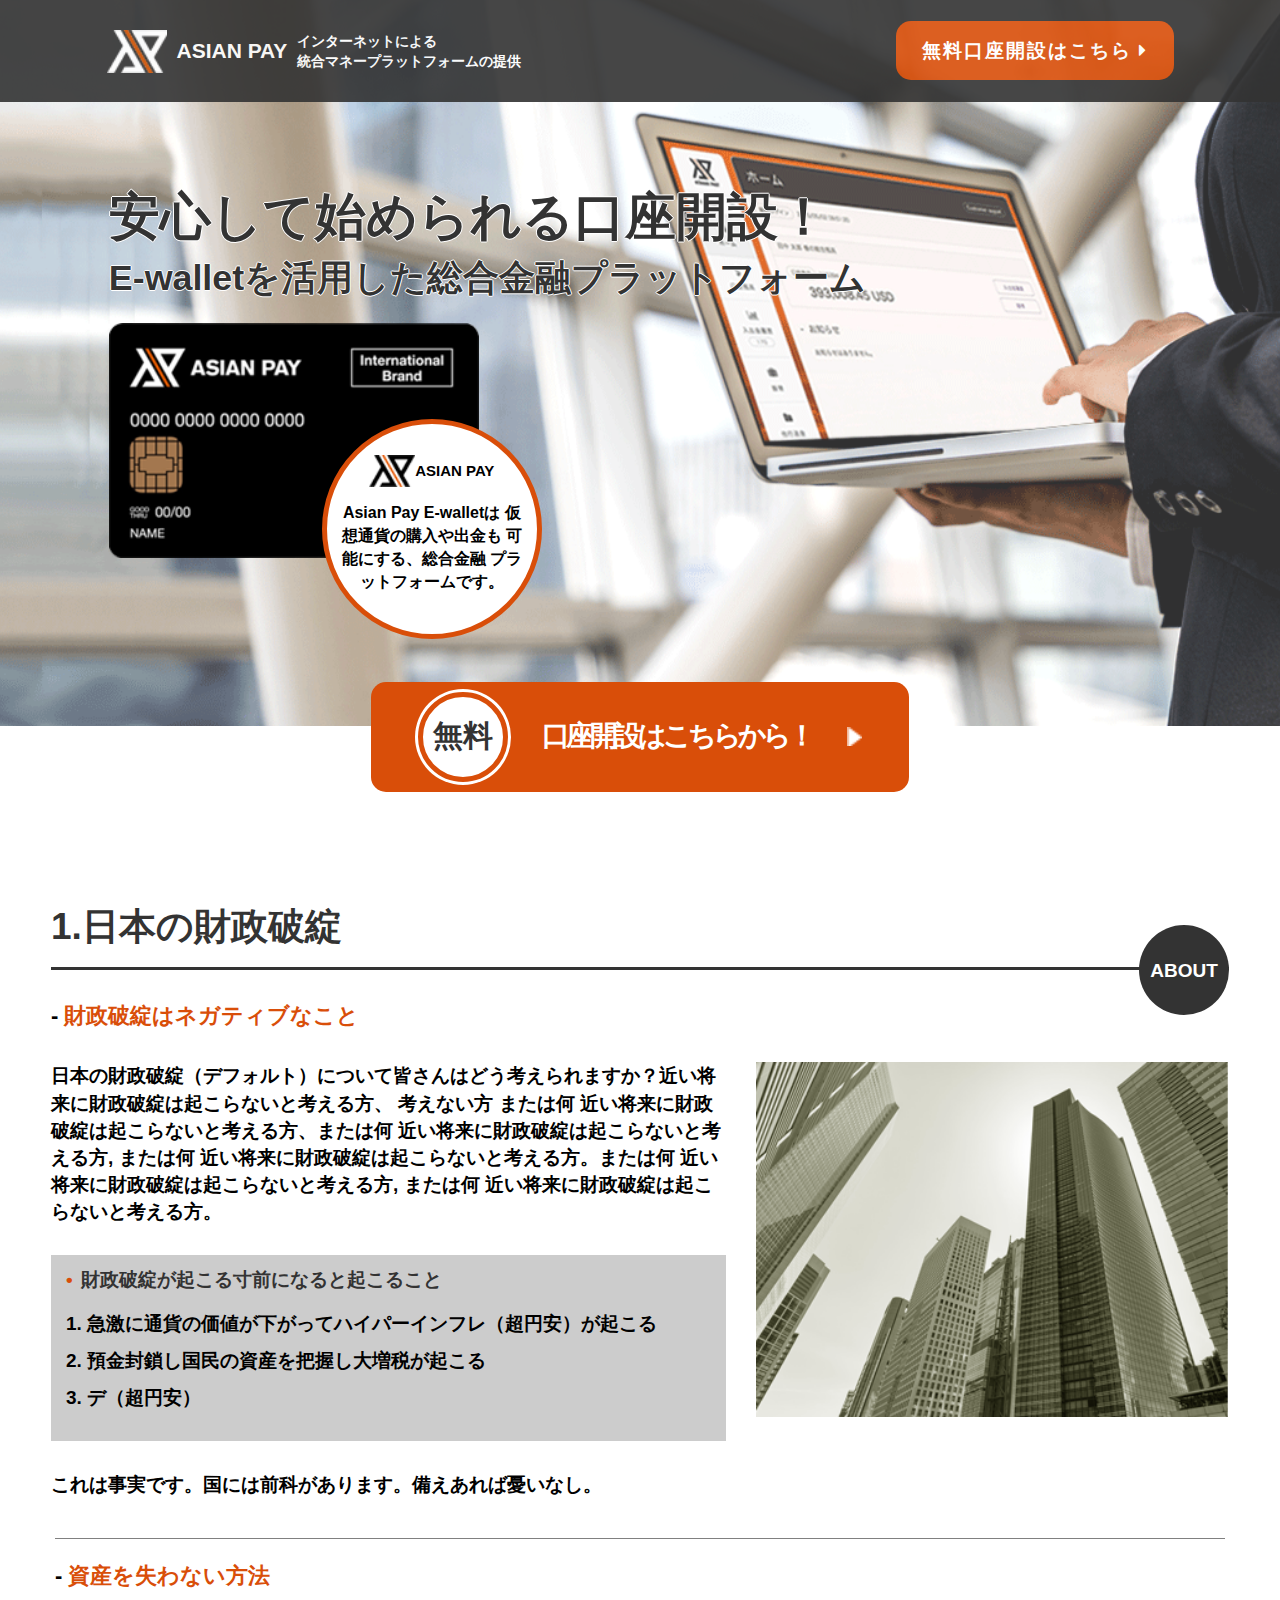
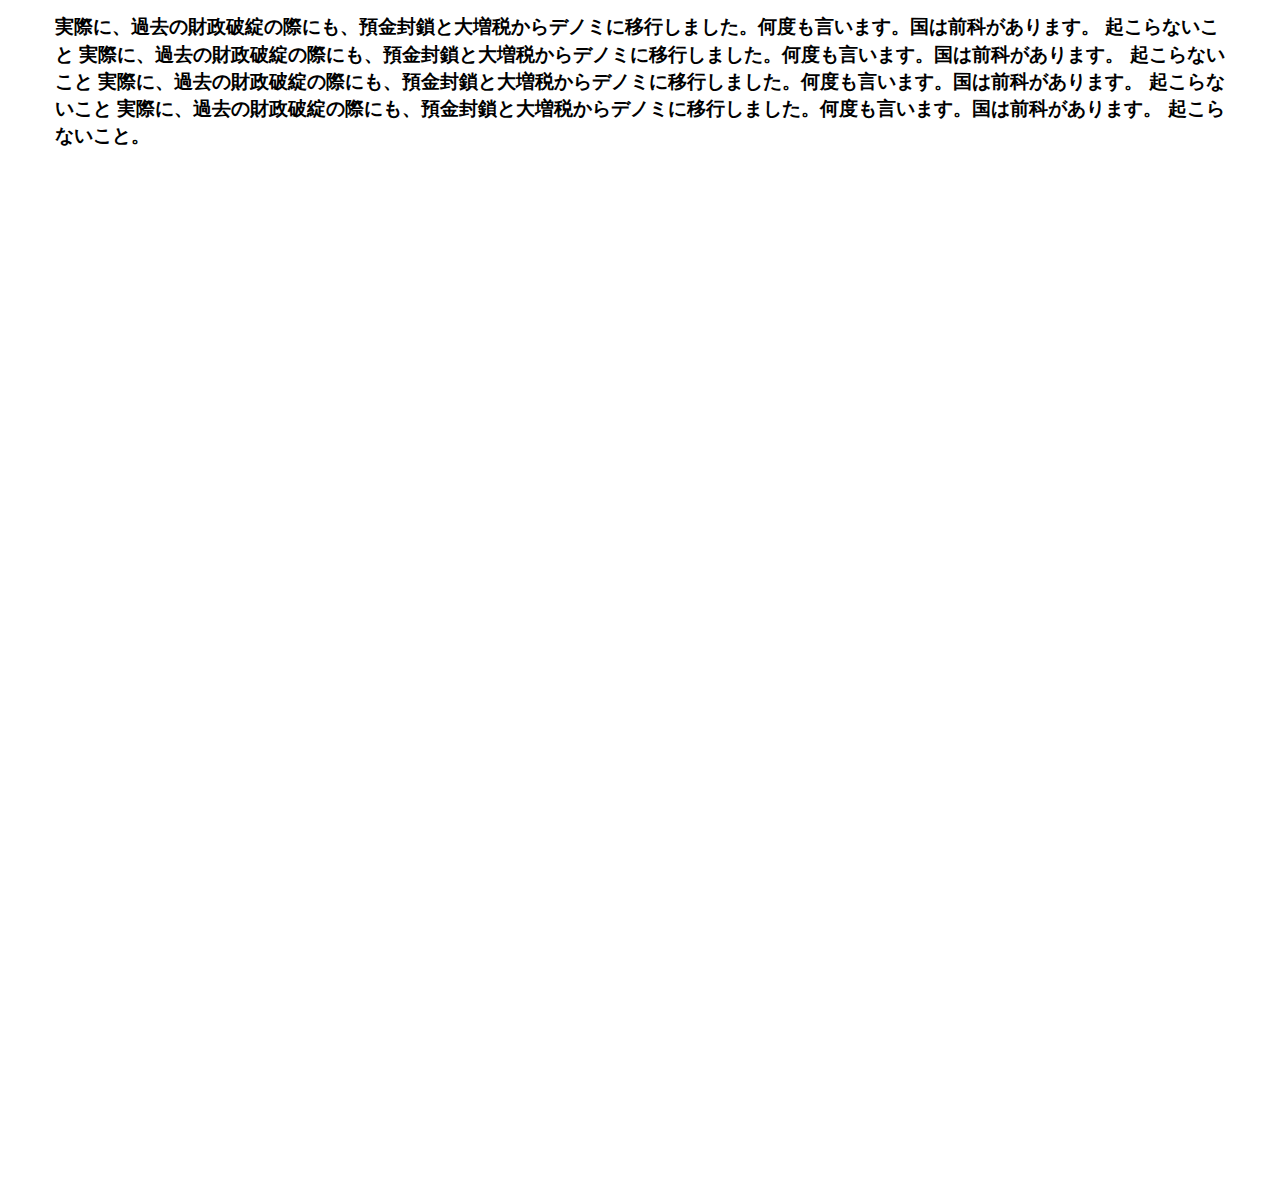
<file: Test/Index-header.html>
﻿<!DOCTYPE html>
<html>
<head>
    <meta charset="utf-8" />
    <title></title>

    <meta name="viewport" content="width=device-width, initial-scale=1, maximum-scale=1, user-scalable=no">

    <meta http-equiv="X-UA-Compatible" content="IE=Edge" />

    <!--[if IE]>
        <link rel="stylesheet" type="text/css" href="all-ie-only.css" />
    <![endif]-->
    <!--[if lt IE 9]>
        <link rel="stylesheet" type="text/css" href="ie8-and-down.css" />
    <![endif]-->


    <link href="Content/bootstrap.css" rel="stylesheet" />

    <link href="Content/bootstrap-theme.css" rel="stylesheet" />

    <link href="Content/font-awesome.css" rel="stylesheet" />

    <link href="style/Style_header.css" rel="stylesheet" />

    <link href="style/Style-responsive.css" rel="stylesheet" />

    <link href="style/common.css" rel="stylesheet" />

    <script src="Scripts/jquery-3.3.1.js"></script>

    <script src="Scripts/bootstrap.js"></script>

</head>

<body>
    <!--header-->
    <header>
        <div class="container-fluid sticky-bar">
            <div class="row bg-main">
                <div class="col-lg-6 col-md-6 col-sm-6 col-xs-12 logo">

                    <ul class="wrapper-logo">
                        <li class="box-1">
                            <a href="#"><img src="images/logo_03.png" /></a>
                        </li>
                        <li class="box-2">
                            <h1>
                                <a href="#">ASIAN PAY</a>
                            </h1>
                        </li>
                        <li class="box-3 hidden-sm hidden-xs">
                            <ul>
                                <li><a>インターネットによる</a></li>
                                <li><a>統合マネープラットフォームの提供</a></li>
                            </ul>
                        </li>
                    </ul>
                </div>

                <div class="col-lg-6 col-md-6 col-sm-6 hidden-xs call-to-action">

                    <!--case 1-->

                    <ul class="wrapper-cta bg-orange">
                        <li class="cta-text">
                            <a href="#">
                                無料口座開設はこちら

                                <!--case 1: Use font awesome-->

                                <i class="fa fa-caret-right"></i>

                                <!--case 2: Use image from folder-->
                                <!--<span href="#"><img src="images/caret_03.png" /></span>-->
                            </a>

                        </li>


                    </ul>

                </div>



            </div>
        </div>
        <div class="clearfix"></div>


        <div id="bg-down">
            <div class="bg-down-main">
                <div class="title">
                    <span>
                        安心して始められる口座開設！
                    </span>
                    <span>
                        E-walletを活用した総合金融プラットフォーム
                    </span>
                </div>
                <div class="wrapper-credit-card">
                    <div class="static-overplay">
                        <img class="credit-card img-responsive" src=" images/Card_03.png" />
                        <div class="overplay">
                            <div class="tat-ca">
                                <div class="circle-multiline">
                                    <div class="logo-and-name">
                                        <img src="images/Logo-bg_03.png" />
                                        <span>ASIAN PAY</span>
                                    </div>
                                    <p class="text-multiline">
                                        Asian Pay E-walletは
                                        仮想通貨の購入や出金も
                                        可能にする、総合金融
                                        プラットフォームです。
                                    </p>

                                </div>
                            </div>
                        </div>
                    </div>
                </div>
            </div>
        </div>

        <!--<div class="abc">
            <div class="center">
                <div class="wrapper-cta-2">

                    <div class="circle-border">
                        <a href="#">
                            <div class="circle-cta-2">
                                無料
                            </div>
                        </a>
                    </div>

                    <div class="cta-2">
                        <p>
                            <a href="#">
                                口座開設はこちらから！
                            </a>
                        </p>
                    </div>

                    <div class="caret-cta-2">
                        <a>
                            <img src="images/caret_03.png" />
                        </a>
                    </div>

                </div>
            </div>
        </div>-->
        <!--lần 2-->
        <div class="clearfix"></div>


        <div class="wraper-center">
            <div class="center">
                <div class="wrapper-cta-2">

                    <div class="circle-border">
                        <a href="#">
                            <div class="circle-cta-2">
                                無料
                            </div>
                        </a>
                    </div>



                    <div class="cta-2">
                        <span>
                            <a href="#">
                                口座開設はこちらから！
                            </a>
                        </span>
                    </div>
                    <div class="caret-cta-2">
                        <a>
                            <img src="images/caret_03.png" />
                        </a>
                    </div>

                </div>

            </div>
        </div>



    </header>
    <!--endHeader-->
    <!-- Main -->
    <main>
        <div class="container">
            <div class="row align-article">
                <div class="separator">
                    <div class="post-title">
                        <h2>
                            1.日本の財政破綻
                        </h2>
                    </div>

                    <div class="separator-circle-about">
                        <span class="separator-line">

                        </span>

                        <span class="circle-about">
                            ABOUT
                        </span>

                    </div>
                </div>


                <div class="article-sub">
                    <div class="post-heading">
                        <h3>
                            - 財政破綻はネガティブなこと
                        </h3>
                    </div>


                    <div id="left-content" class="col-lg-7 col-md-7">

                        <p class="content-1">
                            日本の財政破綻（デフォルト）について皆さんはどう考えられますか？近い将来に財政破綻は起こらないと考える方、
                            考えない方 または何 近い将来に財政破綻は起こらないと考える方、または何 近い将来に財政破綻は起こらないと考える方,
                            または何 近い将来に財政破綻は起こらないと考える方。または何 近い将来に財政破綻は起こらないと考える方,
                            または何 近い将来に財政破綻は起こらないと考える方。
                        </p>

                        <div class="black-content">
                            <h4 class="title-circle">
                                財政破綻が起こる寸前になると起こること
                            </h4>
                            <p class="content-2">
                                1. 急激に通貨の価値が下がってハイパーインフレ（超円安）が起こる
                                2. 預金封鎖し国民の資産を把握し大増税が起こる
                                3. デ（超円安）
                            </p>
                        </div>

                        <p>これは事実です。国には前科があります。備えあれば憂いなし。</p>

                    </div>


                    <div id="right-content" class="col-lg-5 col-md-5">
                        <div class="image-description wrapper">
                            <a href="#"><img class="img-responsive center-block" src="images/Building.png" /></a>
                        </div>

                    </div>

                </div>

            </div>


            <div class="row article-main-2">
                <div class="separator-2">
                    <div class="post-heading-2">
                        <h3>
                            - 資産を失わない方法
                        </h3>
                    </div>
                    <div>
                        <p>
                            実際に、過去の財政破綻の際にも、預金封鎖と大増税からデノミに移行しました。何度も言います。国は前科があります。 起こらないこと
                            実際に、過去の財政破綻の際にも、預金封鎖と大増税からデノミに移行しました。何度も言います。国は前科があります。 起こらないこと
                            実際に、過去の財政破綻の際にも、預金封鎖と大増税からデノミに移行しました。何度も言います。国は前科があります。 起こらないこと
                            実際に、過去の財政破綻の際にも、預金封鎖と大増税からデノミに移行しました。何度も言います。国は前科があります。 起こらないこと。
                        </p>
                    </div>
                </div>
            </div>
        </div>
    </main>
    <!--endMain -->

</body>
</html>
</file>
<file: Test/style/Style_header.css>
﻿/*#region Phần Header */

header {
    background-image: url('../images/Image-BG_01.png');
    height: 100%;
    background-position: center;
    background-repeat: no-repeat;
    background-size: cover;
    -webkit-background-size: cover;
    -moz-background-size: cover;
    -o-background-size: cover;
    padding-bottom: 58px;

}

.sticky-bar {
/*position:fixed;
top:0;
display:block;
z-index:999;*/
}

    header .bg-main {
        background-color: #333333;
        height: 102px;
        opacity: 0.9;


    }

/*lần 2*/

/*header .bg-main {
        background-image: url('../images/Image-BG_01.png');
        height: 100%;
        background-position: center;
        background-repeat: no-repeat;
        background-size: cover;
        -webkit-background-size: cover;
        -moz-background-size: cover;
        -o-background-size: cover;
    }

    header #bg-up {
        background-color: #333333;
        height: 102px;
        opacity: 0.9;
    }*/
/*hết hình nền*/

/*Bắt đầu xử lý phần bên trái*/

.wrapper-logo {
    display: flex;
    align-items: center;
    margin-left: 15%; /*push wrapper-logo*/
    line-height: 102px;
}

    .wrapper-logo > li {
        /*float: left;*/
        padding-right: 10px;
    }

    .wrapper-logo .box-3 ul {
        line-height: 20px;
    }

    .wrapper-logo .box-1 img {
        width: 60px;
    }

    .wrapper-logo .box-2 h1 {
        font-size: 21px;
        font-weight: 600;
    }

    .wrapper-logo .box-3 a {
        font-size: 14px;
        font-weight: 600;
    }

/*Kết thúc xử lý phần bên trái*/


/*Bắt đầu xử lý phần bên phải*/



.call-to-action {
    position: relative;
}


.wrapper-cta {
    display: flex;
    align-items: center;
    float: right;
    line-height: 102px;
    margin-right: 15%; /*đẩy khối*/
}

    .wrapper-cta::after {
        /*content: "";
        position: absolute;
        background-color: #d94e09;
        width: 361px;
        height: 77px;

        border-radius: 15px;
        z-index: -99;*/
    }

.call-to-action .cta-text {
    display: inline;
}


    .call-to-action .cta-text a {
        color: #fff;
        font-size: 1.5vw;
        font-weight: 900;
        /*padding-left: 30px;*/
        white-space: nowrap;
        letter-spacing: 2px;
        display: inline;
        background-color: #d94e09;
        padding: 1.5vw 2vw;
        border-radius: 15px;
    }

    .call-to-action .cta-text span {
        margin-left: 10px;
    }

        .call-to-action .cta-text span img {
            width: 10px;
        }


.call-to-action .cta-caret img {
    /*width: 10px;
        height: auto;
        margin-left: 35px;
    }


.wrapper-cta > li {
    float: left;
    /*padding-left: 10px;*/
}

/*.call-to-action {
    background-color: #ff6a00;
}*/

.bg-orange {
    /*background-color:#ff6a00;
    display:inline-block;
    padding:20px 10px;
    line-height:102px;*/
}



/*Kết thúc xử lý phần bên phải*/



/*#endregion */

/*#region Phần dưới Header */

#bg-down {
    /*margin-bottom: 173px;
    padding-left: 133px;*/
}

.bg-down-main {
    padding-left: 8.5%; /*đẩy khối*/
}

#bg-down .title {
    padding-bottom: 19px;
    padding-top: 75px;
}

    #bg-down .title span {
        /*display: flex;*/
        white-space: pre-line;
        /*align-items: flex-end;*/
        /*line-height: 30px;*/
        white-space: nowrap;
    }

        #bg-down .title span:first-child {
            font-size: 4vw;
            font-weight: bold;
            color: #333333;
            text-shadow: -1px 0 white, 0 1px white, 1px 0 white, 0 -1px white;
        }

        #bg-down .title span:last-child {
            font-size: 2.8vw;
            font-weight: bold;
            /*color: #333333;
                text-shadow: 0px 1px, 1px 0px, 1px 1px;*/
            letter-spacing: 0px;
            color: #333333;
            text-shadow: -1px 0 white, 0 1px white, 1px 0 white, 0 -1px white;
        }


/*credit-card*/
#bg-down .credit-card {
    width: 370px;
    height: auto;
}


/*create-circle-content*/

#bg-down .static-overplay {
    overflow: visible;
}

#bg-down .overplay {
    position: absolute;
    top: 96px;
    left: 213px;
}


/*create-circle-content-new*/


/*create-circle-content-chinh-thuc*/

/*.circle-multiline {
    display: table-cell;
    height: 220px;
    width: 220px;
    text-align: center;
    vertical-align: middle;
    border-radius: 50%;
    background: white;
    border: 5px solid #cb520b;
    padding: 0 10px;
}*/

/*Lần 2 với display:grid*/
.circle-multiline {
    height: 220px;
    width: 220px;
    /*display: grid;
    text-align: center;
    align-content: center;*/
    border-radius: 50%;
    background: white;
    border: 5px solid #d94e09;
    padding: 0 10px;

    /*value run IE*/
    display: table-cell;
    text-align: center;
    vertical-align: middle;
}
    .circle-multiline .logo-and-name {
        display: flex;
        justify-content: center;
        align-items: center;
        margin-bottom: 15px
    }

    .circle-multiline img {
        width: 46px;
    }

    .circle-multiline span {
        font-size: 15px;
        font-weight: 900;
    }

    .circle-multiline .text-multiline {
        font-size: 16px;
        font-weight: 900;
    }

.tat-ca {
}



/*resize*/

/*.circle-wrapper .circle-content {
    display: table-cell;
}


@media (min-width: 320px) {
    .circle-wrapper .circle-content {
        font-size: 2em;
    }
}

@media (min-width: 768px) {
    .circle-wrapper .circle-content {
        font-size: 4em;
    }
}*/


/*call-to-action-center*/

/*.abc {
    position:relative;
}
.center {
    position: absolute;
    left: 0;
    right: 0;
    margin-left: auto;
    margin-right: auto;
    bottom: -214px;
}

.center {
    margin: auto;
    width: 43%;
    padding: 10px;
    background-color: #d94e09;
    border-radius: 15px;
}
    .center > div {
        display: flex;
        align-items: center;
        padding: 0 40px;
        justify-content: center;
    }

    .center .circle-border {
        display: table;
    }

    .center .circle-cta-2 {
        background-color: #fff;
        border: 5px solid #d94e09;
        border-radius: 50px;
        box-shadow: 0 0 0 3px #fff;
        height: 90px;
        width: 90px;
        display: table-cell;
        justify-content: center;
        text-align: center;
        vertical-align: middle;
        color: #333333;
        font-size: 30px;
        font-weight: 900;
    }
    .center .cta-2 a {
        color: #fff;
        font-size: 40px;
        letter-spacing: -4px;
        font-weight: 900;
        padding: 0 20px;
        white-space: nowrap;
    }

    .center .caret-cta-2 img {
        width: 15px;
    }*/

/*lần 2*/
.wraper-center{

}
.center {
    position: relative;
    margin-left: auto;
    margin-right: auto;
    /*width: 50%;*/
    top: 124px;
}

.center {
    /*margin: auto;
    width: 43%;*/
    /*padding: 10px;
    background-color: #d94e09;
    border-radius: 15px;*/
    /*margin-top: 86px;
    margin-left: 10px;*/

    /*thêm moi*/
    /*margin: auto;
    top: 0;
    right: 0;
    bottom: 0;
    left: 0;
    width: 44%;
    height: 34%;*/
}

wrapper-cta-2{


}

.center > div {
    display: flex;
    align-items: center;
    padding: 0 40px;
    padding: 10px 40px;
    background-color: #d94e09;
    border-radius: 15px;
    margin-left: auto;
    margin-right: auto;
    width: 42%;
    justify-content: space-around;
}

/*.center .circle-cta-2 {
    background-color: #fff;
    border: 5px solid #d94e09;
    border-radius: 50px;
    box-shadow: 0 0 0 3px #fff;
    width: 90px;
    height: 90px;
}*/

    /*.center .circle-border {
        position: relative;
    }

        .center .circle-border .free-text {
            position: absolute;
            top: 20px;
            left: 14px;
            color: #000000;
            font-size: 30px;
            font-weight: 900;
        }*/

.center .circle-cta-2 {
    width: 90px;
    height: 90px;
    background-color: #fff;
    border: 5px solid #d94e09;
    border-radius: 50%;
    box-shadow: 0 0 0 3px #fff;
    display: flex;
    justify-content: center;
    align-items: center;
    color: #333333;
    font-size: 30px;
    font-weight: 900;
}

/*thử lại*/



.center .cta-2 a {
    color: #fff;
    font-size: 2.2vw;
    letter-spacing: -4px;
    font-weight: 900;
    padding: 0 20px;
    white-space: nowrap;
}

    .center .caret-cta-2 img {
        width: 15px;
    }



/*#endregion */


/*#region Main */

main {
    margin-bottom: 1000px;
}

    main .align-article {
        margin-left: -34px;
        margin-right: -34px;
        margin-bottom: 30px;
        /*border-bottom: 1px solid #808080;*/
    }


    main .separator-2 {
        margin-bottom: 30px;
        border-top: 1px solid #808080;
        display: block;
        /*position:relative;
        bottom:0px;*/
        /*padding-right: 0px;
         padding-left: 0px;*/
    }

.separator {
    margin-top: 181px;
    margin-left: 15px;
    margin-right: 15px;
}

    .separator .post-title h2 {
        font-size: 37px;
        font-weight: 900;
        margin-bottom: 20px;
    }

    .separator .separator-line {
        display: block;
        background: #333333;
        height: 3px;
    }


    .separator .circle-about {
        height: 90px;
        width: 90px;
        background-color: #333333;
        border-radius: 50%;
        margin-top: -45px;
        float: right;
        color: #fff;
        display: flex;
        justify-content: center; /*căn giữa trái phải*/
        align-items: center; /*căn giữa trên dưới*/
        font-size: 19px;
        font-weight: 600;
    }

.article-sub {
    margin-top: 25px;
}

    /*.article-sub .content-left .title-orange {
    color: #d94e09;
    font-size: 22px;
    font-weight: 900;
}
    .article-sub .content-left p:first-child::first-letter {

        color: #000000;
    }*/

    .article-sub .post-heading h3 {
        color: #d94e09;
        font-size: 22px;
        font-weight: 900;
        margin: 34px 15px;
    }

        .article-sub .post-heading h3::first-letter {
            color: #000000;
        }


    .article-sub #left-content .content-1 {
        font-size: 19px;
        font-weight: 600;
        margin-bottom: 30px;
    }

#left-content .black-content {
    content: "";
    /*background-color: #808080;*/
    padding: 15px 15px;
    margin-bottom: 30px;
    background: #CCC;
    filter: alpha(opacity=60); /* IE */
    /*-moz-opacity: 0.6;*/ /* Mozilla */
    /*opacity: 0.6;*/ /* CSS3 */
}

    #left-content .black-content .title-circle {
        font-size: 19px;
        font-weight: 600;
    }

        #left-content .black-content .title-circle::before {
            content: "\2022";
            width: 10px;
            height: 10px;
            display: inline-block;
            color: #d94e09;
            /*content: "";*/
        }

    #left-content .black-content .content-2 {
        font-size: 19px;
        font-weight: 600;
        white-space: pre-line;
        margin-top: -23px;
        line-height: 37px;
    }

#left-content p:last-child {
    font-size: 19px;
    font-weight: 600;
}


/*#region right-content */


#right-content .wrapper {
}

#right-content .image-description img {
    width: 100%;
    height: 100%;
}



/*#endregion end-content-right */

.article-main-2 .post-heading-2 h3 {
    color: #d94e09;
    font-size: 22px;
    font-weight: 900;
    margin: 25px 0;
}

    .article-main-2 .post-heading-2 h3::first-letter {
        color: #000000;
    }




.article-main-2 p {
    font-size: 19px;
    font-weight: 600;
    margin-bottom: 30px;
}








/*#endregion endMain */
</file>
<file: Test/style/Style-responsive.css>
﻿/*#region header */

@media (min-width: 320px) {

}

@media only screen and (max-width: 768px) and (min-width: 320px) {
    .logo{
        display:flex;

    }


    .wrapper-logo {
        margin-left: 0%; /*đẩy khối*/
        margin: auto;

        /*not working IE*/
        /*width: -moz-fit-content;
        width: -webkit-fit-content;
        width: fit-content;*/

        /*just only IE*/
        /*display: -ms-grid;
        -ms-grid-columns: min-content;*/
    }

}
@media only screen and (max-width: 1200px) and (min-width: 920px){
    .wrapper-logo .box-2 h1 {
        font-size: 21px;
        font-weight: 600;
    }


    .wrapper-logo .box-3 a {
        font-size: 1.2vw;
        font-weight: 600;
    }

    .call-to-action .cta-text a {
        font-size: 2.5vw;
        padding: 2.5vw 2vw;
    }

}




@media (min-width: 560px) {
}

@media (min-width: 768px) {



    .call-to-action .cta-text a {
        font-size: 2.5vw;
        padding: 2.5vw 2vw;
    }
}

@media (min-width: 992px) {


}

@media (min-width: 1200px) {
    .call-to-action .cta-text a {
        font-size: 1.5vw;
        padding: 1.5vw 2vw;
    }
}

@media (min-width: 1400px) {

}


/*#endregion */

/*#region phần dưới header */

@media only screen and (max-width: 480px) and (min-width: 320px) {

    .bg-down-main {
        padding-left: 0%;
        margin: auto;
        /*width: min-content;
        width: -moz-min-content;
        width: -webkit-min-content;*/
        display: table-cell;
        text-align: center;
        vertical-align: middle;
    }
    .wrapper-credit-card {
        display: inline-flex;
    }




    #bg-down .title span:first-child {
        font-size: 6vw;
    }

    #bg-down .title span:last-child {
        font-size: 3.6vw;
    }
}

/*resize: circle-multiline*/

@media only screen and (max-width: 480px) /*and (min-width: 320px)*/ and (min-width: 0px) {
    #bg-down .overplay {
        display: none;
    }
}

/*#endregion */

/*#region Call-to-action-2 */

@media only screen and (max-width: 768px) and (min-width: 320px){

    .center {
        top: 102px;
    }
    .center .circle-cta-2 {
        width: 60px;
        height: 60px;
        font-size: 20px;
    }
        .center .cta-2 a {
            letter-spacing: 0px;
        }

}


@media only screen and (max-width: 560px) /*and (min-width: 320px)*/ and (min-width: 0px) {




    .center .cta-2 {
        display: none;
    }

    .center .caret-cta-2 {
        display: none;
    }
}


/*#endregion */





/*#region main */
@media only screen and (max-width: 768px) and (min-width: 320px) {

    main .align-article {
        margin-left: -15px;
        margin-right: -15px;
        margin-bottom: 30px;
        /* border-bottom: 1px solid #808080; */
    }
    main .article-main-2 {
        margin-left: unset;
        margin-right: unset;
    }
}


/*#endregion */




/*#region template-resposive */


@media only screen and (max-width: 480px) and (min-width: 320px) {

}


@media (min-width: 320px) {
}

@media (min-width: 560px) {
}

@media (min-width: 768px) {
}

@media (min-width: 992px) {
}

@media (min-width: 1200px) {
}

@media (min-width: 1400px) {
}


/*chỉ dành cho IE*/

@media screen and (min-width:0\0) and (min-resolution: +72dpi) {
    .circle-multiline {
        padding-top: 30px;
    }
}

@media screen and (-ms-high-contrast: active), (-ms-high-contrast: none) {
    .circle-multiline {
        padding-top: 30px;
    }
}

@media all and (-ms-high-contrast: none), (-ms-high-contrast: active) {
    .circle-multiline {
        padding-top: 30px;
    }
}

/*_:-ms-fullscreen, :root .circle-multiline {
    padding-top: 30px;
}*/



@supports (-ms-accelerator:true) {
    .circle-multiline {
        display: grid;

        height: 220px;
        width: 220px;
        text-align: center;
        align-content: center;
        border-radius: 50%;
        background: white;
        border: 5px solid #d94e09;
        padding: 0 10px;
        padding-top:30px;
    }
}

@media screen and (min-width:640px), screen\9 {
}


@media screen\0 {
    .circle-multiline {
        padding-top: 30px;
    }
}
@media screen\9 {
    .circle-multiline {
        padding-top: 30px;
    }
}
@media \0screen {
    .circle-multiline {
        padding-top: 30px;
    }
}
@media \0screen\,screen\9 {
    .circle-multiline {
        padding-top: 30px;
    }
}
@media screen and (min-width:0\0) {
    .circle-multiline {
        padding-top: 30px;
    }
}

@media screen and (min-width: 640px), screen\9 {
}


@media \0screen\0,screen\9,screen and (min-width:640px) {
    body {
        background: green;
    }
}

/*#endregion */
</file>
<file: Test/style/common.css>
﻿
body {
    font-size: 100%;
    background-color: #fff;
}



.static-overplay {
    position: relative;
    display: block;
    overflow: hidden;
}

a {
    color: #fff;
    text-decoration: none;
    display: block;
}

    a:hover {
        color: #d94e09;
        text-decoration: none;
        cursor:pointer;
    }

ul, ol {
    margin: 0;
    padding: 0;
    list-style: none;
}

p {
    color: #000000;
}

span {
    color: #000000;
}

h1, h2, h3, h4, h5, h6 {
    font-weight: 400;
    font-size: 100%;
    margin: 0;
    padding: 0;
}

.clear {
    clear: both;
}
</file>
